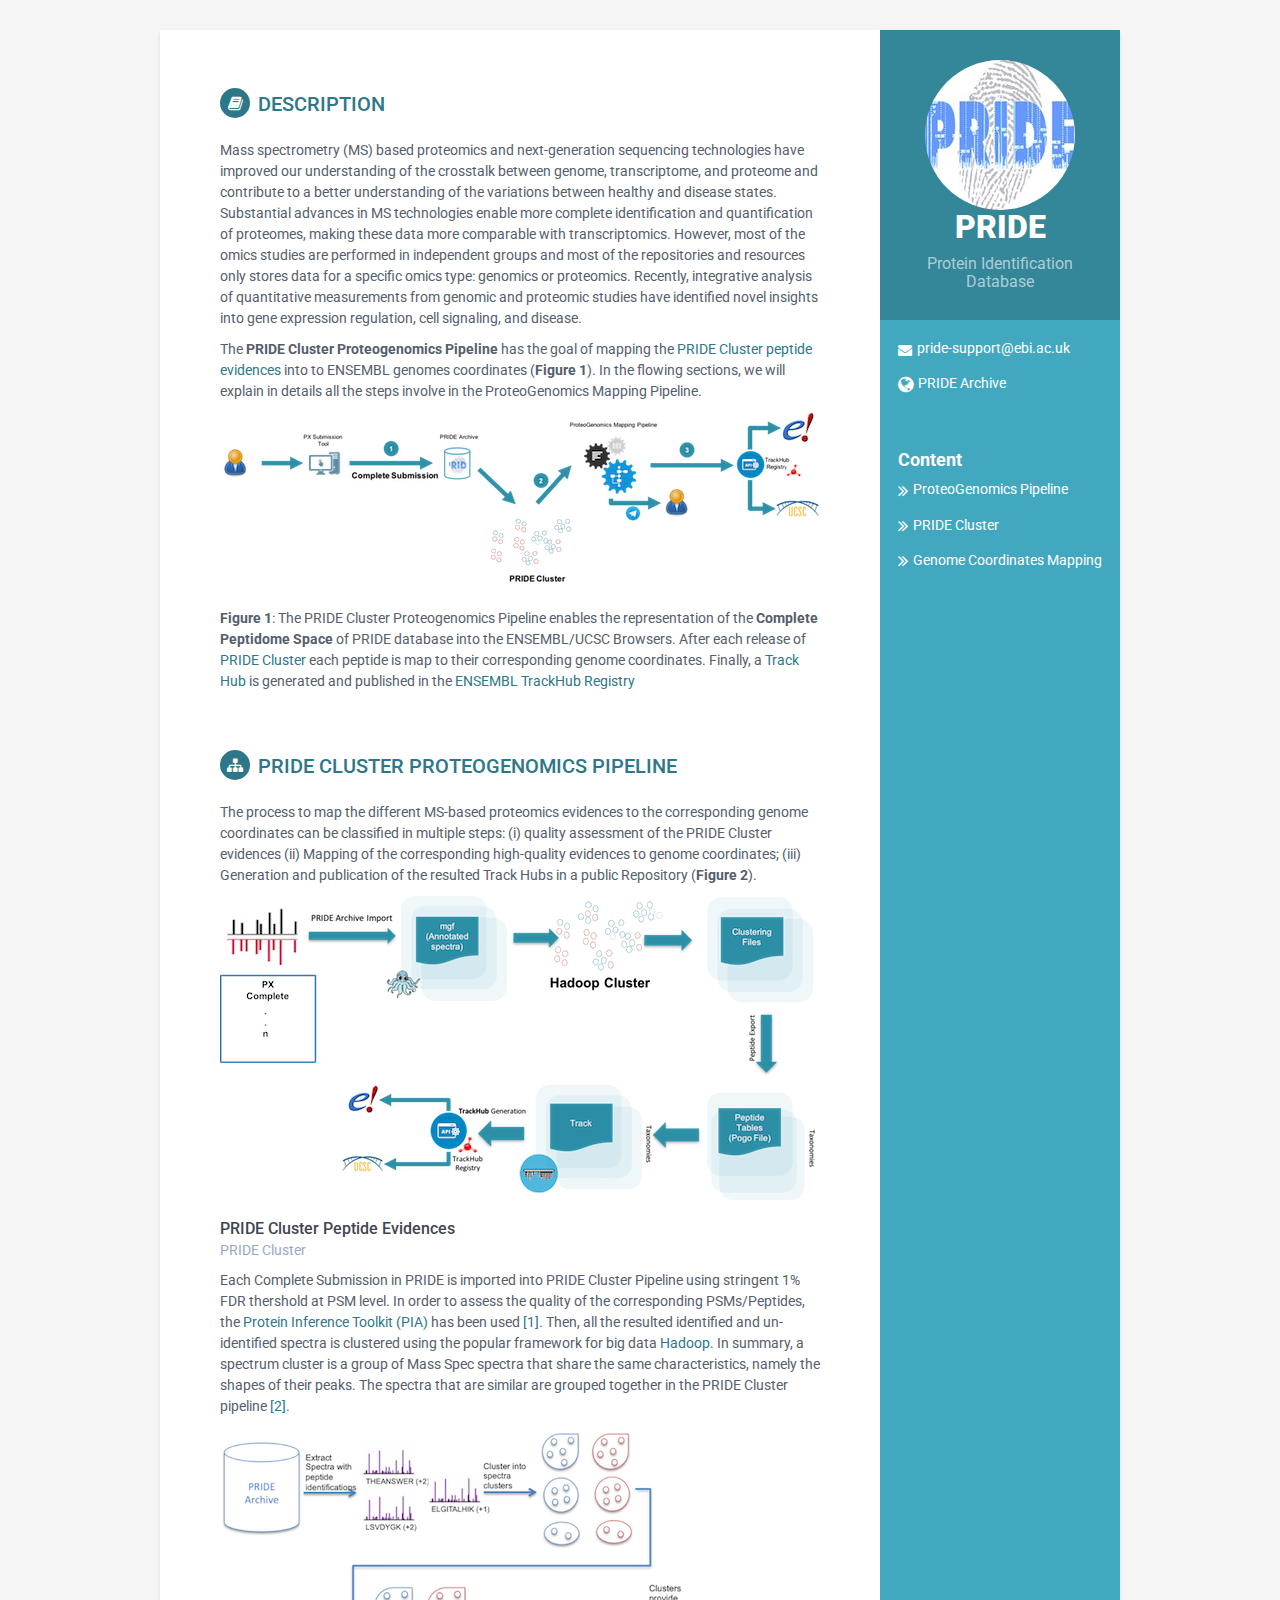
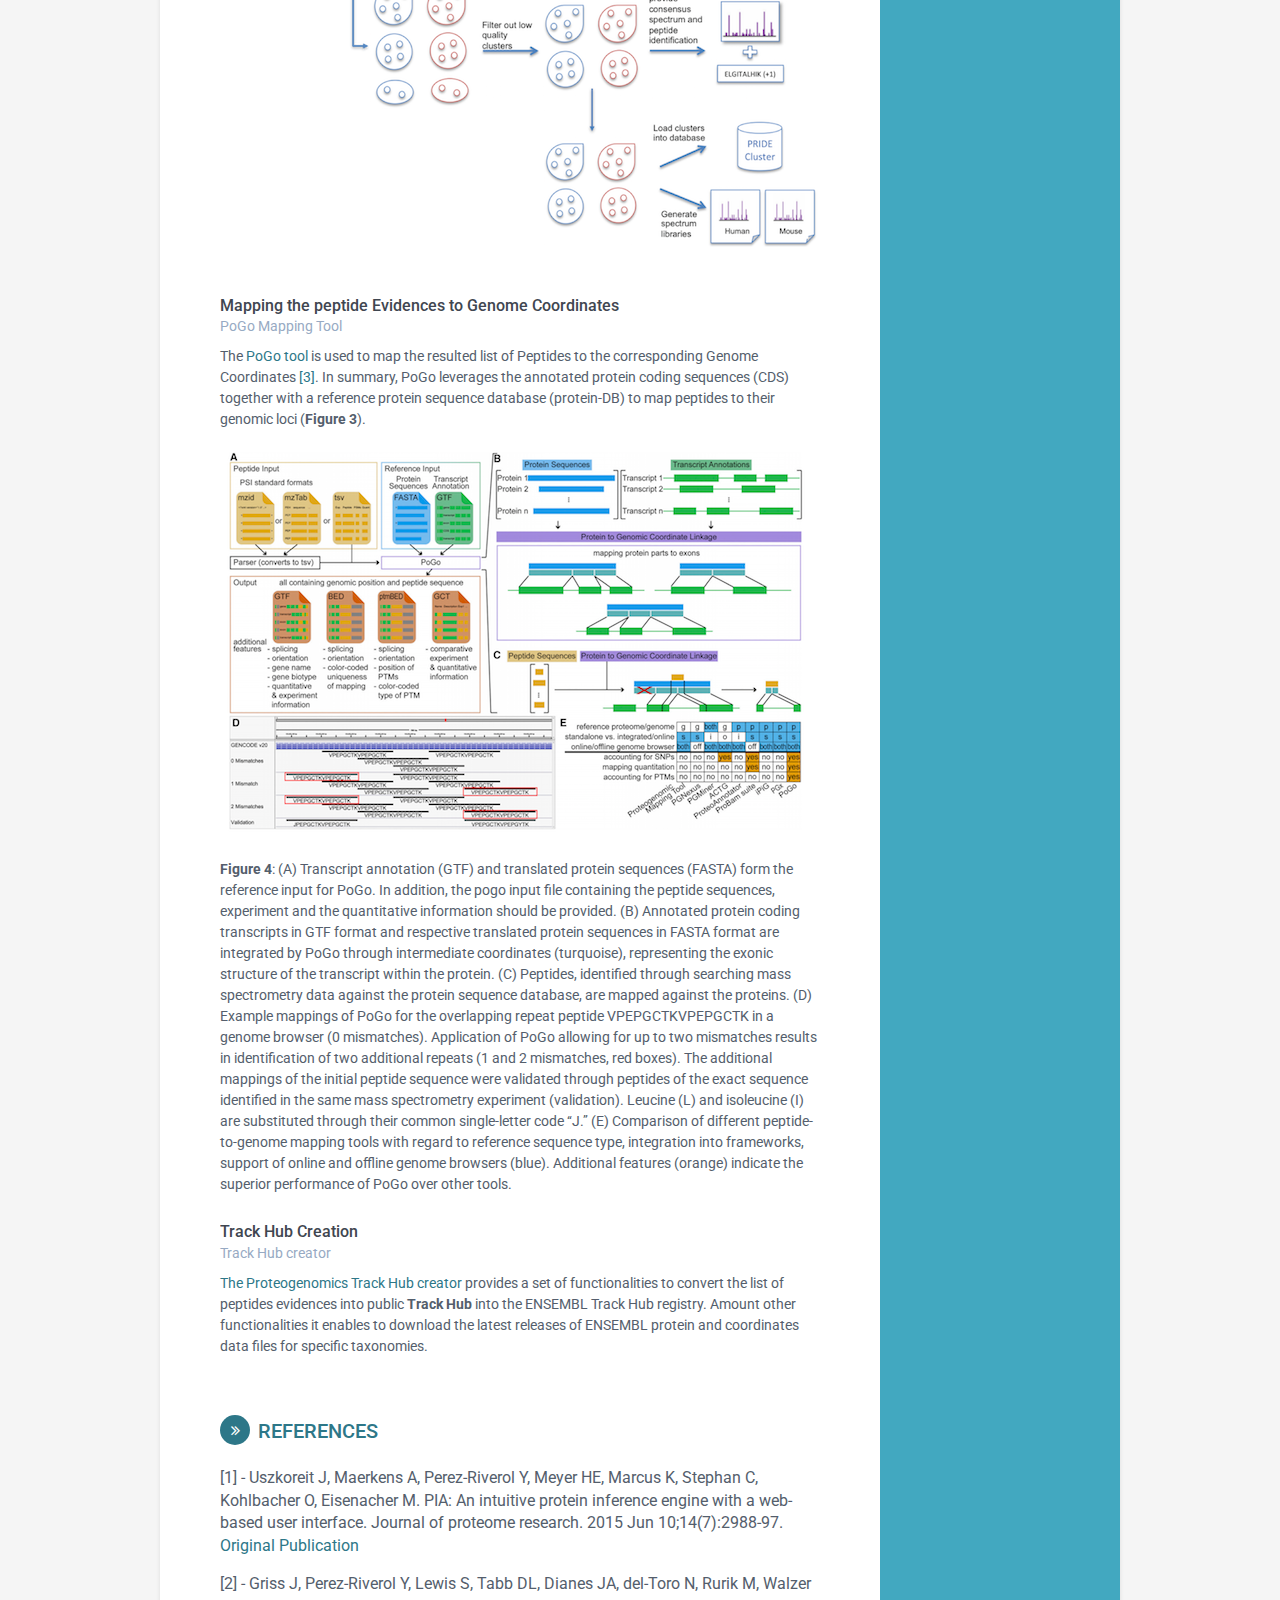
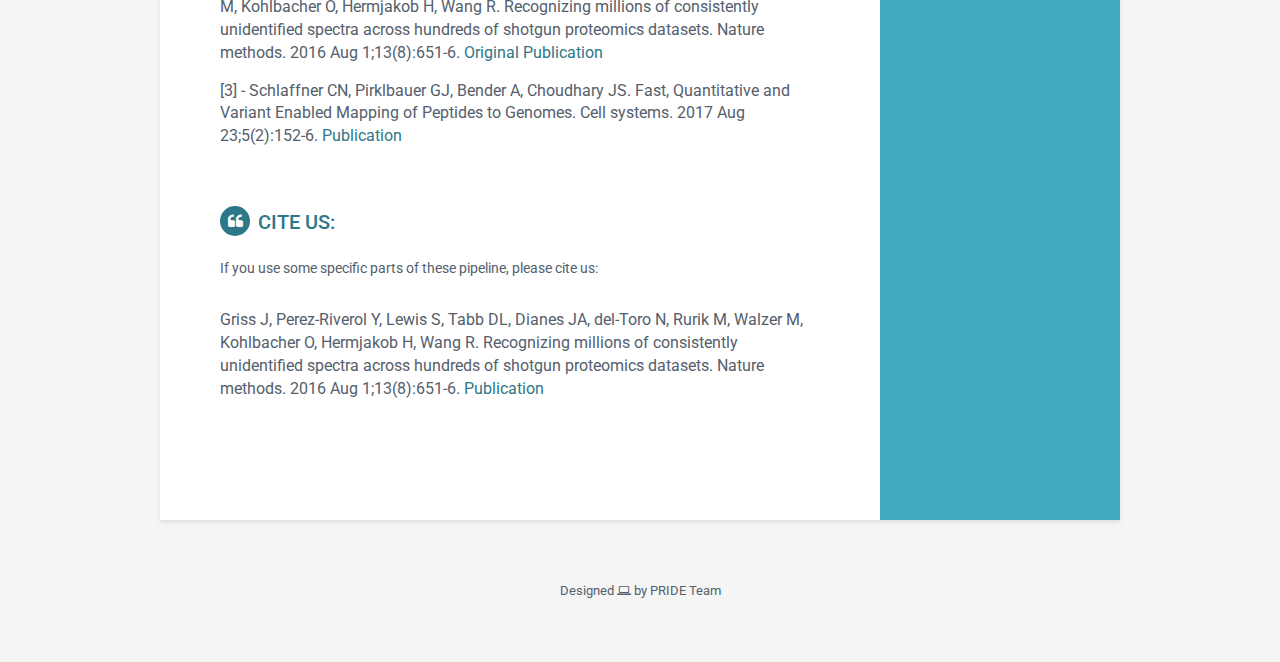
<file: cluster_template/index.html>
<!DOCTYPE html>
<!--[if IE 8]> <html lang="en" class="ie8"> <![endif]-->  
<!--[if IE 9]> <html lang="en" class="ie9"> <![endif]-->  
<!--[if !IE]><!--> <html lang="en"> <!--<![endif]-->  
<head>
    <title>PRIDE Cluster ProteoGenomics Pipeline</title>
    <!-- Meta -->
    <meta charset="utf-8">
    <meta http-equiv="X-UA-Compatible" content="IE=edge">
    <meta name="viewport" content="width=device-width, initial-scale=1.0">
    <meta name="description" content="Responsive HTML5 Resume/CV Template for Developers">
    <meta name="author" content="Xiaoying Riley at 3rd Wave Media">    
    <link rel="shortcut icon" href="favicon.ico">  
    <link href='https://fonts.googleapis.com/css?family=Roboto:400,500,400italic,300italic,300,500italic,700,700italic,900,900italic' rel='stylesheet' type='text/css'>
    <!-- Global CSS -->
    <link rel="stylesheet" href="assets/plugins/bootstrap/css/bootstrap.min.css">   
    <!-- Plugins CSS -->
    <link rel="stylesheet" href="assets/plugins/font-awesome/css/font-awesome.css">
    
    <!-- Theme CSS -->  
    <link id="theme-style" rel="stylesheet" href="assets/css/styles.css">
    <!-- HTML5 shim and Respond.js for IE8 support of HTML5 elements and media queries -->
    <!--[if lt IE 9]>
      <script src="https://oss.maxcdn.com/html5shiv/3.7.2/html5shiv.min.js"></script>
      <script src="https://oss.maxcdn.com/respond/1.4.2/respond.min.js"></script>
    <![endif]-->
</head> 

<body>
    <div class="wrapper">
        <div class="sidebar-wrapper">
            <div class="profile-container">
                <img class="img-circle" src="assets/images/profile.jpg" alt="" />
                <h1 class="name">PRIDE</h1>
                <h3 class="tagline">Protein Identification Database</h3>
            </div><!--//profile-container-->
            
            <div class="contact-container container-block">
                <ul class="list-unstyled contact-list">
                    <li class="email"><i class="fa fa-envelope"></i><a href="mailto: pride-support@ebi.ac.uk">pride-support@ebi.ac.uk</a></li>
                    <li class="website"><i class="fa fa-globe"></i><a href="http://www.ebi.ac.uk/pride/archive" target="_blank">PRIDE Archive</a></li>
                </ul>
            </div>
            <div class="contact-container container-block">
                <h4 class="section-title">Content</h4>
                <ul class="list-unstyled contact-list">
                    <li class="active"><i class="fa fa-angle-double-right"></i><a href="#proteogenomics">ProteoGenomics Pipeline</a></li>
                    <li><i class="fa fa-angle-double-right"></i><a href="#cluster-section">PRIDE Cluster</a></li>
                    <li><i class="fa fa-angle-double-right"></i><a href="#pogo-section">Genome Coordinates Mapping</a></li>
                </ul>
            </div>
        </div><!--//sidebar-wrapper-->
        
        <div class="main-wrapper">
            
            <section class="section summary-section">
                <h2 class="section-title"><i class="fa fa-book"></i>Description</h2>
                <div    class="summary">
                    <p>Mass spectrometry (MS) based proteomics and next-generation sequencing technologies have improved our understanding of the crosstalk between genome, transcriptome, and proteome
                       and contribute to a better understanding of the variations between healthy and disease states. Substantial advances in MS technologies enable more complete identification
                       and quantification of proteomes, making these data more comparable with transcriptomics. However, most of the omics studies are performed in independent groups and most
                       of the repositories and resources only stores data for a specific omics type: genomics or proteomics. Recently, integrative analysis of quantitative measurements from
                       genomic and proteomic studies have identified novel insights into gene expression regulation, cell signaling, and disease.
                    </p>
                    <p>The <strong>PRIDE Cluster Proteogenomics Pipeline</strong> has the goal of mapping the <a href="http://www.ebi.ac.uk/cluster/">PRIDE Cluster peptide evidences</a> into to ENSEMBL genomes
                        coordinates (<strong>Figure 1</strong>). In the flowing sections, we will explain in details all the steps involve in the ProteoGenomics Mapping Pipeline.
                    </p>
                    <img src="assets/images/cluster-proteogenomics.png" alt="" /></br></br>
                    <p>
                        <strong>Figure 1</strong>: The PRIDE Cluster Proteogenomics Pipeline enables the representation of the <strong>Complete Peptidome Space </strong> of PRIDE database into the ENSEMBL/UCSC Browsers. After each release of
                        <a href="http://www.ebi.ac.uk/pride/cluster">PRIDE Cluster</a> each peptide is map to their corresponding genome coordinates. Finally,
                        a <a href="https://genome.ucsc.edu/goldenpath/help/hgTrackHubHelp.html">Track Hub</a> is generated and published in
                        the <a href="https://www.trackhubregistry.org/">ENSEMBL TrackHub Registry</a>
                    </p>
                </div><!--//summary-->
            </section><!--//section-->
            
            <section class="section summary-section">
                <h2 class="section-title" id="proteogenomics"><i class="fa fa-sitemap"></i>PRIDE Cluster Proteogenomics Pipeline</h2>
                <p>
                    The process to map the different MS-based proteomics evidences to the corresponding genome coordinates can be classified in multiple steps:
                    (i) quality assessment of the PRIDE Cluster evidences (ii) Mapping of the corresponding high-quality evidences to genome coordinates; (iii) Generation and publication of the resulted
                    Track Hubs in a public Repository (<strong>Figure 2</strong>).
                </p>
                <img src="assets/images/cluster-details.png"/></br></br>

                <div class="item">
                    <div class="meta">
                        <div class="upper-row">
                            <h3 class="job-title" id="cluster-section">PRIDE Cluster Peptide Evidences</h3>
                        </div><!--//upper-row-->
                        <div class="company">PRIDE Cluster</div>
                    </div><!--//meta-->
                    <div class="details" style="margin-bottom: 2em;">

                        <p>Each Complete Submission in PRIDE is imported into PRIDE Cluster Pipeline using stringent 1% FDR thershold at PSM level.  In order to assess the
                        quality of the corresponding PSMs/Peptides, the <a href="https://github.com/mpc-bioinformatics/pia">Protein Inference Toolkit (PIA)</a> has been used <a href="#pia">[1]</a>. Then, all the resulted identified and
                        un-identified spectra is clustered using the popular framework for big data <a href="http://hadoop.apache.org/">Hadoop</a>. In summary, a spectrum cluster is a group of Mass Spec spectra that share the same characteristics,
                        namely the shapes of their peaks. The spectra that are similar are grouped together in the PRIDE Cluster pipeline <a href="#cluster">[2]</a>.
                        </p>
                        <img src="assets/images/cluster.png"/></br></br>

                    </div><!--//details-->
                </div><!--//item-->
                
                <div class="item">
                    <div class="meta">
                        <div class="upper-row">
                            <h3 class="job-title" id="pogo-section">Mapping the peptide Evidences to Genome Coordinates</h3>
                        </div><!--//upper-row-->
                        <div class="company">PoGo Mapping Tool</div>
                    </div><!--//meta-->
                    <div class="details"  style="margin-bottom: 2em;">
                        <p>The <a href="https://github.com/PRIDE-Toolsuite/PoGo/">PoGo tool</a> is used to map the resulted list of Peptides to the corresponding Genome Coordinates <a href="#pogo">[3]</a>. In summary, PoGo leverages the annotated protein coding sequences (CDS)
                            together with a reference protein sequence database (protein-DB) to map peptides to their genomic loci (<strong>Figure 3</strong>).
                        </p>
                        <img src="assets/images/pogo.png">
                        <br>
                        <br>
                        <p>
                            <strong>Figure 4</strong>: (A) Transcript annotation (GTF) and translated protein sequences (FASTA) form the reference input for PoGo.
                            In addition, the pogo input file containing the peptide sequences, experiment and the quantitative information should be provided.
                            (B) Annotated protein coding transcripts in GTF format and respective translated protein sequences in FASTA format are integrated by
                            PoGo through intermediate coordinates (turquoise), representing the exonic structure of the transcript within the protein. (C) Peptides,
                            identified through searching mass spectrometry data against the protein sequence database, are mapped against the proteins. (D) Example mappings
                            of PoGo for the overlapping repeat peptide VPEPGCTKVPEPGCTK in a genome browser (0 mismatches). Application of PoGo allowing for up to two mismatches
                            results in identification of two additional repeats (1 and 2 mismatches, red boxes). The additional mappings of the initial peptide sequence
                            were validated through peptides of the exact sequence identified in the same mass spectrometry experiment (validation). Leucine (L) and isoleucine
                            (I) are substituted through their common single-letter code ‘‘J.’’ (E) Comparison of different peptide-to-genome mapping tools with regard to
                            reference sequence type, integration into frameworks, support of online and offline genome browsers (blue). Additional features (orange)
                            indicate the superior performance of PoGo over other tools.
                        </p>
                    </div><!--//details-->
                </div><!--//item-->
                
                <div class="item">
                    <div class="meta">
                        <div class="upper-row">
                            <h3 class="job-title">Track Hub Creation</h3>
                        </div><!--//upper-row-->
                        <div class="company">Track Hub creator</div>
                    </div><!--//meta-->
                    <div class="details">
                        <p><a href="https://github.com/Proteogenomics/trackhub-creator">The Proteogenomics Track Hub creator</a>  provides a set of functionalities to convert the list of peptides evidences
                            into public <strong>Track Hub</strong> into the ENSEMBL Track Hub registry. Amount other functionalities it enables to download the latest releases of ENSEMBL protein
                            and coordinates data files for specific taxonomies. </p>
                    </div><!--//details-->
                </div><!--//item-->
                
            </section><!--//section-->
            

            <section class="section projects-section">
                <h2 class="section-title"><i class="fa fa-angle-double-right"></i>References</h2>
                <div class="item">
                    <span class="project-title" id="pia">
                        [1] - Uszkoreit J, Maerkens A, Perez-Riverol Y, Meyer HE, Marcus K, Stephan C, Kohlbacher O, Eisenacher M. PIA: An intuitive protein inference engine with a
                        web-based user interface. Journal of proteome research. 2015 Jun 10;14(7):2988-97. <a href="http://pubs.acs.org/doi/abs/10.1021/acs.jproteome.5b00121">Original Publication</a>
                    </span>
                </div><!--//item-->
                <div class="item">
                    <span class="project-title" id="cluster">
                        [2] - Griss J, Perez-Riverol Y, Lewis S, Tabb DL, Dianes JA, del-Toro N, Rurik M, Walzer M, Kohlbacher O, Hermjakob H, Wang R. Recognizing millions of consistently
                        unidentified spectra across hundreds of shotgun proteomics datasets. Nature methods. 2016 Aug 1;13(8):651-6. <a href="http://europepmc.org/backend/ptpmcrender.fcgi?accid=PMC4968634&blobtype=pdf">Original Publication</a>
                    </span>
                </div><!--//item-->
                <div class="item">
                    <span class="project-title" id="pogo">
                        [3] - Schlaffner CN, Pirklbauer GJ, Bender A, Choudhary JS. Fast, Quantitative and Variant Enabled Mapping of Peptides to Genomes. Cell systems. 2017 Aug 23;5(2):152-6.
                        <a href="http://www.sciencedirect.com/science/article/pii/S2405471217303332">Publication</a>
                    </span>
                </div><!--//item-->
            </section>

            <section class="section projects-section">
                <h2 class="section-title"><i class="fa fa-quote-left"></i>Cite Us: </h2>
                <div class="intro">
                    <p>If you use some specific parts of these pipeline, please cite us: </p>
                </div><!--//intro-->
                <div class="item">
                    <span class="project-title">
                        Griss J, Perez-Riverol Y, Lewis S, Tabb DL, Dianes JA, del-Toro N, Rurik M, Walzer M, Kohlbacher O, Hermjakob H, Wang R. Recognizing millions of consistently
                        unidentified spectra across hundreds of shotgun proteomics datasets. Nature methods. 2016 Aug 1;13(8):651-6. <a href="http://europepmc.org/backend/ptpmcrender.fcgi?accid=PMC4968634&blobtype=pdf">Publication</a>
                    </span>
                </div><!--//item-->
            </section><!--//section-->
            
        </div><!--//main-body-->
    </div>
 
    <footer class="footer">
        <div class="text-center">
                <!--/* This template is released under the Creative Commons Attribution 3.0 License. Please keep the attribution link below when using for your own project. Thank you for your support. :) If you'd like to use the template without the attribution, you can check out other license options via our website: themes.3rdwavemedia.com */-->
            <small class="copyright">Designed <i class="fa fa-laptop"></i> by PRIDE Team</small>
        </div><!--//container-->
    </footer><!--//footer-->
 
    <!-- Javascript -->          
    <script type="text/javascript" src="assets/plugins/jquery-1.11.3.min.js"></script>
    <script type="text/javascript" src="assets/plugins/bootstrap/js/bootstrap.min.js"></script>    
    <!-- custom js -->
    <script type="text/javascript" src="assets/js/main.js"></script>            
</body>
</html>
</file>
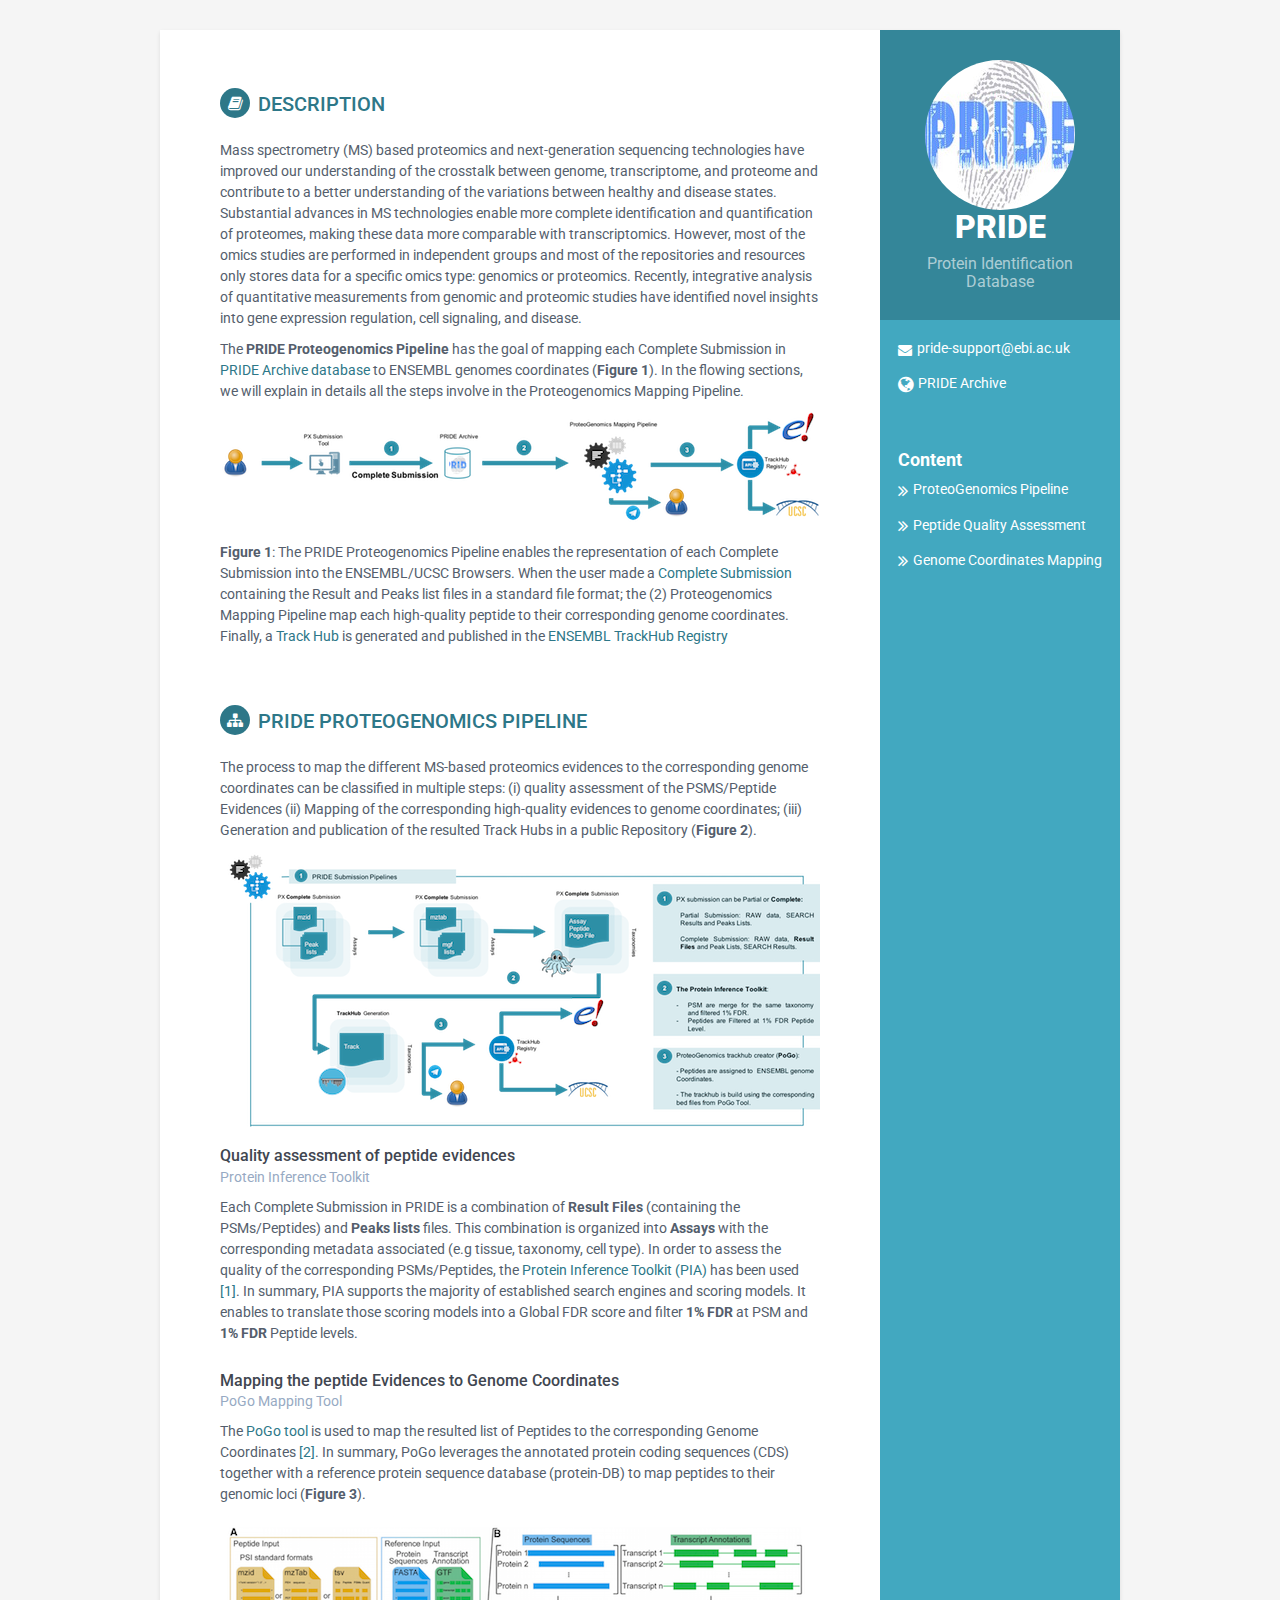
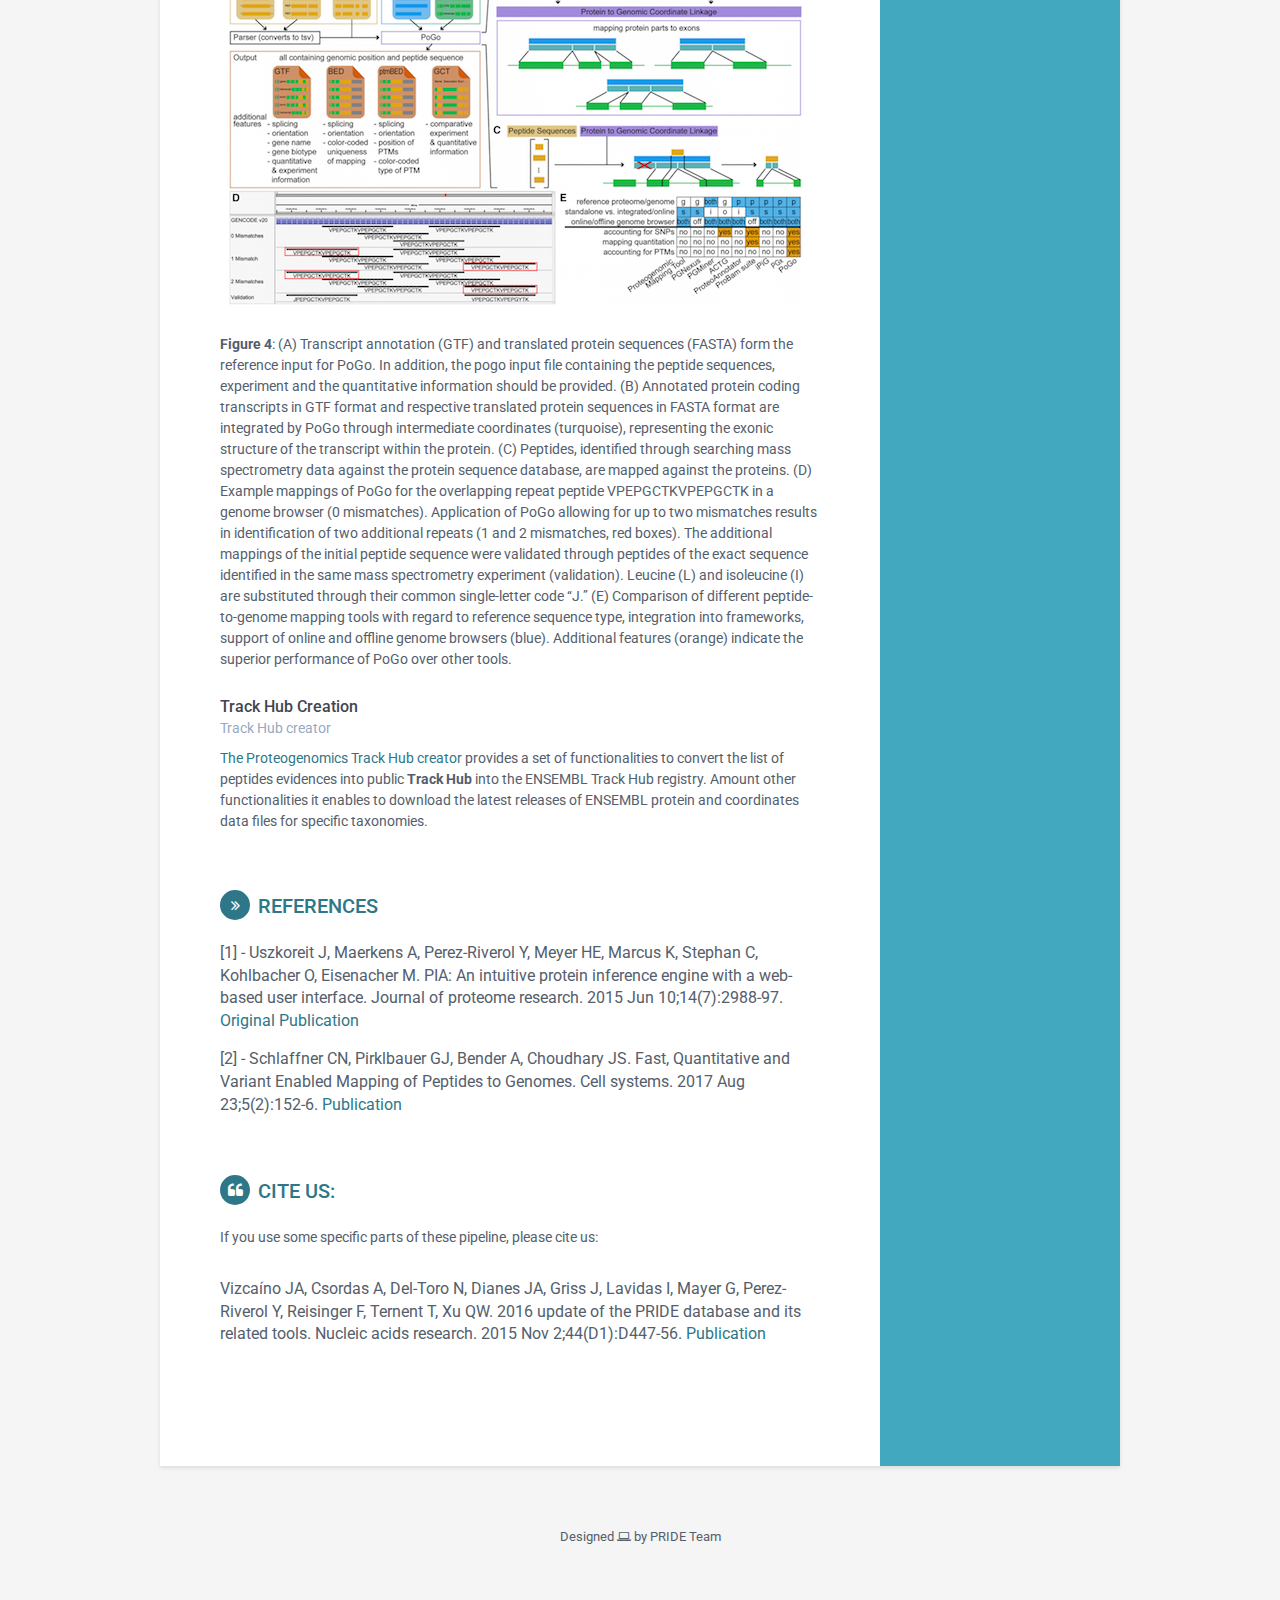
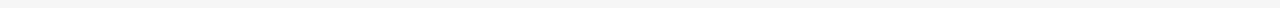
<file: pg_project/index.html>
<!DOCTYPE html>
<!--[if IE 8]> <html lang="en" class="ie8"> <![endif]-->  
<!--[if IE 9]> <html lang="en" class="ie9"> <![endif]-->  
<!--[if !IE]><!--> <html lang="en"> <!--<![endif]-->  
<head>
    <title>PRIDE ProteoGenomics Pipeline</title>
    <!-- Meta -->
    <meta charset="utf-8">
    <meta http-equiv="X-UA-Compatible" content="IE=edge">
    <meta name="viewport" content="width=device-width, initial-scale=1.0">
    <meta name="description" content="Responsive HTML5 Resume/CV Template for Developers">
    <meta name="author" content="Xiaoying Riley at 3rd Wave Media">    
    <link rel="shortcut icon" href="favicon.ico">  
    <link href='https://fonts.googleapis.com/css?family=Roboto:400,500,400italic,300italic,300,500italic,700,700italic,900,900italic' rel='stylesheet' type='text/css'>
    <!-- Global CSS -->
    <link rel="stylesheet" href="assets/plugins/bootstrap/css/bootstrap.min.css">   
    <!-- Plugins CSS -->
    <link rel="stylesheet" href="assets/plugins/font-awesome/css/font-awesome.css">
    
    <!-- Theme CSS -->  
    <link id="theme-style" rel="stylesheet" href="assets/css/styles.css">
    <!-- HTML5 shim and Respond.js for IE8 support of HTML5 elements and media queries -->
    <!--[if lt IE 9]>
      <script src="https://oss.maxcdn.com/html5shiv/3.7.2/html5shiv.min.js"></script>
      <script src="https://oss.maxcdn.com/respond/1.4.2/respond.min.js"></script>
    <![endif]-->
</head> 

<body>
    <div class="wrapper">
        <div class="sidebar-wrapper">
            <div class="profile-container">
                <img class="img-circle" src="assets/images/profile.jpg" alt="" />
                <h1 class="name">PRIDE</h1>
                <h3 class="tagline">Protein Identification Database</h3>
            </div><!--//profile-container-->
            
            <div class="contact-container container-block">
                <ul class="list-unstyled contact-list">
                    <li class="email"><i class="fa fa-envelope"></i><a href="mailto: pride-support@ebi.ac.uk">pride-support@ebi.ac.uk</a></li>
                    <li class="website"><i class="fa fa-globe"></i><a href="http://www.ebi.ac.uk/pride/archive" target="_blank">PRIDE Archive</a></li>
                </ul>
            </div>
            <div class="contact-container container-block">
                <h4 class="section-title">Content</h4>
                <ul class="list-unstyled contact-list">
                    <li class="active"><i class="fa fa-angle-double-right"></i><a href="#proteogenomics">ProteoGenomics Pipeline</a></li>
                    <li><i class="fa fa-angle-double-right"></i><a href="#pia-section">Peptide Quality Assessment</a></li>
                    <li><i class="fa fa-angle-double-right"></i><a href="#pogo-section">Genome Coordinates Mapping</a></li>
                </ul>
            </div>
        </div><!--//sidebar-wrapper-->
        
        <div class="main-wrapper">
            
            <section class="section summary-section">
                <h2 class="section-title"><i class="fa fa-book"></i>Description</h2>
                <div    class="summary">
                    <p>Mass spectrometry (MS) based proteomics and next-generation sequencing technologies have improved our understanding of the crosstalk between genome, transcriptome, and proteome
                       and contribute to a better understanding of the variations between healthy and disease states. Substantial advances in MS technologies enable more complete identification
                       and quantification of proteomes, making these data more comparable with transcriptomics. However, most of the omics studies are performed in independent groups and most
                       of the repositories and resources only stores data for a specific omics type: genomics or proteomics. Recently, integrative analysis of quantitative measurements from
                       genomic and proteomic studies have identified novel insights into gene expression regulation, cell signaling, and disease.
                    </p>
                    <p>The <strong>PRIDE Proteogenomics Pipeline</strong> has the goal of mapping each Complete Submission in <a href="http://www.ebi.ac.uk/pride/">PRIDE Archive database</a> to ENSEMBL genomes
                        coordinates (<strong>Figure 1</strong>). In the flowing sections, we will explain in details all the steps involve in the Proteogenomics Mapping Pipeline.
                    </p>
                    <img src="assets/images/proteogenomics.png" alt="" /></br></br>
                    <p>
                        <strong>Figure 1</strong>: The PRIDE Proteogenomics Pipeline enables the representation of each Complete Submission into the ENSEMBL/UCSC Browsers. When the user made a
                        <a href="http://www.proteomexchange.org/submission/index.html">Complete Submission</a> containing the Result and Peaks list files in a standard file format;
                        the (2) Proteogenomics Mapping Pipeline map each high-quality peptide to their corresponding genome coordinates.
                        Finally, a <a href="https://genome.ucsc.edu/goldenpath/help/hgTrackHubHelp.html">Track Hub</a> is generated and published in the <a href="https://www.trackhubregistry.org/">ENSEMBL TrackHub Registry</a>
                    </p>
                </div><!--//summary-->
            </section><!--//section-->
            
            <section class="section summary-section">
                <h2 class="section-title" id="proteogenomics"><i class="fa fa-sitemap"></i>PRIDE Proteogenomics Pipeline</h2>
                <p>
                    The process to map the different MS-based proteomics evidences to the corresponding genome coordinates can be classified in multiple steps:
                    (i) quality assessment of the PSMS/Peptide Evidences (ii) Mapping of the corresponding high-quality evidences to genome coordinates; (iii) Generation and publication of the resulted
                    Track Hubs in a public Repository (<strong>Figure 2</strong>).
                </p>
                <img src="assets/images/proteogeonomics_mapping.png"/></br></br>

                <div class="item">
                    <div class="meta">
                        <div class="upper-row">
                            <h3 class="job-title" id="pia-section">Quality assessment of peptide evidences</h3>
                        </div><!--//upper-row-->
                        <div class="company">Protein Inference Toolkit</div>
                    </div><!--//meta-->
                    <div class="details" style="margin-bottom: 2em;">

                        <p>Each Complete Submission in PRIDE is a combination of <strong>Result Files</strong> (containing the PSMs/Peptides) and <strong>Peaks lists</strong> files.
                        This combination is organized into <strong>Assays</strong> with the corresponding metadata associated (e.g tissue, taxonomy, cell type). In order to assess the
                        quality of the corresponding PSMs/Peptides, the <a href="https://github.com/mpc-bioinformatics/pia">Protein Inference Toolkit (PIA)</a> has been used <a href="#pia">[1]</a>. In summary,
                        PIA supports the majority of established search engines and scoring models. It enables to translate those scoring models into a Global FDR score and filter <strong>1% FDR</strong> at PSM and
                        <strong>1% FDR</strong> Peptide levels.
                        </p>

                    </div><!--//details-->
                </div><!--//item-->
                
                <div class="item">
                    <div class="meta">
                        <div class="upper-row">
                            <h3 class="job-title" id="pogo-section">Mapping the peptide Evidences to Genome Coordinates</h3>
                        </div><!--//upper-row-->
                        <div class="company">PoGo Mapping Tool</div>
                    </div><!--//meta-->
                    <div class="details"  style="margin-bottom: 2em;">
                        <p>The <a href="https://github.com/PRIDE-Toolsuite/PoGo/">PoGo tool</a> is used to map the resulted list of Peptides to the corresponding Genome Coordinates <a href="#pogo">[2]</a>. In summary, PoGo leverages the annotated protein coding sequences (CDS)
                            together with a reference protein sequence database (protein-DB) to map peptides to their genomic loci (<strong>Figure 3</strong>).
                        </p>
                        <img src="assets/images/pogo.png">
                        <br>
                        <br>
                        <p>
                            <strong>Figure 4</strong>: (A) Transcript annotation (GTF) and translated protein sequences (FASTA) form the reference input for PoGo.
                            In addition, the pogo input file containing the peptide sequences, experiment and the quantitative information should be provided.
                            (B) Annotated protein coding transcripts in GTF format and respective translated protein sequences in FASTA format are integrated by
                            PoGo through intermediate coordinates (turquoise), representing the exonic structure of the transcript within the protein. (C) Peptides,
                            identified through searching mass spectrometry data against the protein sequence database, are mapped against the proteins. (D) Example mappings
                            of PoGo for the overlapping repeat peptide VPEPGCTKVPEPGCTK in a genome browser (0 mismatches). Application of PoGo allowing for up to two mismatches
                            results in identification of two additional repeats (1 and 2 mismatches, red boxes). The additional mappings of the initial peptide sequence
                            were validated through peptides of the exact sequence identified in the same mass spectrometry experiment (validation). Leucine (L) and isoleucine
                            (I) are substituted through their common single-letter code ‘‘J.’’ (E) Comparison of different peptide-to-genome mapping tools with regard to
                            reference sequence type, integration into frameworks, support of online and offline genome browsers (blue). Additional features (orange)
                            indicate the superior performance of PoGo over other tools.
                        </p>
                    </div><!--//details-->
                </div><!--//item-->
                
                <div class="item">
                    <div class="meta">
                        <div class="upper-row">
                            <h3 class="job-title">Track Hub Creation</h3>
                        </div><!--//upper-row-->
                        <div class="company">Track Hub creator</div>
                    </div><!--//meta-->
                    <div class="details">
                        <p><a href="https://github.com/Proteogenomics/trackhub-creator">The Proteogenomics Track Hub creator</a>  provides a set of functionalities to convert the list of peptides evidences
                            into public <strong>Track Hub</strong> into the ENSEMBL Track Hub registry. Amount other functionalities it enables to download the latest releases of ENSEMBL protein
                            and coordinates data files for specific taxonomies. </p>
                    </div><!--//details-->
                </div><!--//item-->
                
            </section><!--//section-->
            

            <section class="section projects-section">
                <h2 class="section-title"><i class="fa fa-angle-double-right"></i>References</h2>
                <div class="item">
                    <span class="project-title" id="pia">
                        [1] - Uszkoreit J, Maerkens A, Perez-Riverol Y, Meyer HE, Marcus K, Stephan C, Kohlbacher O, Eisenacher M. PIA: An intuitive protein inference engine with a
                        web-based user interface. Journal of proteome research. 2015 Jun 10;14(7):2988-97. <a href="http://pubs.acs.org/doi/abs/10.1021/acs.jproteome.5b00121">Original Publication</a>
                    </span>
                </div><!--//item-->
                <div class="item">
                    <span class="project-title" id="pogo">
                        [2] - Schlaffner CN, Pirklbauer GJ, Bender A, Choudhary JS. Fast, Quantitative and Variant Enabled Mapping of Peptides to Genomes. Cell systems. 2017 Aug 23;5(2):152-6.
                        <a href="http://www.sciencedirect.com/science/article/pii/S2405471217303332">Publication</a>
                    </span>
                </div><!--//item-->
            </section>

            <section class="section projects-section">
                <h2 class="section-title"><i class="fa fa-quote-left"></i>Cite Us: </h2>
                <div class="intro">
                    <p>If you use some specific parts of these pipeline, please cite us: </p>
                </div><!--//intro-->
                <div class="item">
                    <span class="project-title">
                        Vizcaíno JA, Csordas A, Del-Toro N, Dianes JA, Griss J, Lavidas I, Mayer G, Perez-Riverol Y, Reisinger F, Ternent T, Xu QW. 2016 update of the
                        PRIDE database and its related tools. Nucleic acids research. 2015 Nov 2;44(D1):D447-56. <a href="https://academic.oup.com/nar/article/44/D1/D447/2502640">Publication</a>
                    </span>
                </div><!--//item-->
            </section><!--//section-->
            
        </div><!--//main-body-->
    </div>
 
    <footer class="footer">
        <div class="text-center">
                <!--/* This template is released under the Creative Commons Attribution 3.0 License. Please keep the attribution link below when using for your own project. Thank you for your support. :) If you'd like to use the template without the attribution, you can check out other license options via our website: themes.3rdwavemedia.com */-->
            <small class="copyright">Designed <i class="fa fa-laptop"></i> by PRIDE Team</small>
        </div><!--//container-->
    </footer><!--//footer-->
 
    <!-- Javascript -->          
    <script type="text/javascript" src="assets/plugins/jquery-1.11.3.min.js"></script>
    <script type="text/javascript" src="assets/plugins/bootstrap/js/bootstrap.min.js"></script>    
    <!-- custom js -->
    <script type="text/javascript" src="assets/js/main.js"></script>            
</body>
</html>
</file>
<file: cluster_template/assets/css/styles.css>
/*   
 * Template Name: Orbit - Responsive Resume/CV Template for Developers
 * Version: 1.0
 * Author: Xiaoying Riley
 * Twitter: @3rdwave_themes
 * License: Creative Commons Attribution 3.0 License
 * Website: http://themes.3rdwavemedia.com/
*/
/* styles.css */
/* ======= Base ======= */
body {
  font-family: 'Roboto', sans-serif;
  color: #545E6C;
  background: #f5f5f5;
  font-size: 14px;
  padding: 30px;
  -webkit-font-smoothing: antialiased;
  -moz-osx-font-smoothing: grayscale;
}
h1,
h2,
h3,
h4,
h5,
h6 {
  font-weight: 700;
}
a {
  color: #2d7788;
  -webkit-transition: all 0.4s ease-in-out;
  -moz-transition: all 0.4s ease-in-out;
  -ms-transition: all 0.4s ease-in-out;
  -o-transition: all 0.4s ease-in-out;
}
a:hover {
  text-decoration: underline;
  color: #1a454f;
}
a:focus {
  text-decoration: none;
}
p {
  line-height: 1.5;
}
.wrapper {
  background: #42A8C0;
  max-width: 960px;
  margin: 0 auto;
  position: relative;
  -webkit-box-shadow: 0px 2px 4px rgba(0, 0, 0, 0.1);
  -moz-box-shadow: 0px 2px 4px rgba(0, 0, 0, 0.1);
  box-shadow: 0px 2px 4px rgba(0, 0, 0, 0.1);
}
.sidebar-wrapper {
  background: #42A8C0;
  position: absolute;
  right: 0;
  width: 240px;
  height: 100%;
  min-height: 800px;
  color: #fff;
}
.sidebar-wrapper a {
  color: #fff;
}
.sidebar-wrapper .profile-container {
  padding: 30px;
  background: rgba(0, 0, 0, 0.2);
  text-align: center;
  color: #fff;
}
.sidebar-wrapper .name {
  font-size: 32px;
  font-weight: 900;
  margin-top: 0;
  margin-bottom: 10px;
}
.sidebar-wrapper .tagline {
  color: rgba(255, 255, 255, 0.6);
  font-size: 16px;
  font-weight: 400;
  margin-top: 0;
  margin-bottom: 0;
}
.sidebar-wrapper .profile {
  margin-bottom: 15px;
}
.sidebar-wrapper .contact-list .fa {
  margin-right: 5px;
  font-size: 18px;
  vertical-align: middle;
}
.sidebar-wrapper .contact-list li {
  margin-bottom: 15px;
}
.sidebar-wrapper .contact-list li:last-child {
  margin-bottom: 0;
}
.sidebar-wrapper .contact-list .email .fa {
  font-size: 14px;
}
.sidebar-wrapper .container-block {
  padding: 18px;
}
.sidebar-wrapper .container-block-title {
  text-transform: uppercase;
  font-size: 16px;
  font-weight: 700;
  margin-top: 0;
  margin-bottom: 15px;
}
.sidebar-wrapper .degree {
  font-size: 14px;
  margin-top: 0;
  margin-bottom: 5px;
}
.sidebar-wrapper .education-container .item {
  margin-bottom: 15px;
}
.sidebar-wrapper .education-container .item:last-child {
  margin-bottom: 0;
}
.sidebar-wrapper .education-container .meta {
  color: rgba(255, 255, 255, 0.6);
  font-weight: 500;
  margin-bottom: 0px;
  margin-top: 0;
}
.sidebar-wrapper .education-container .time {
  color: rgba(255, 255, 255, 0.6);
  font-weight: 500;
  margin-bottom: 0px;
}
.sidebar-wrapper .languages-container .lang-desc {
  color: rgba(255, 255, 255, 0.6);
}
.sidebar-wrapper .languages-list {
  margin-bottom: 0;
}
.sidebar-wrapper .languages-list li {
  margin-bottom: 10px;
}


.sidebar-wrapper .languages-list li:last-child {
  margin-bottom: 0;
}
.sidebar-wrapper .interests-list {
  margin-bottom: 0;
}
.sidebar-wrapper .interests-list li {
  margin-bottom: 10px;
}
.sidebar-wrapper .interests-list li:last-child {
  margin-bottom: 0;
}
.main-wrapper {
  background: #fff;
  padding: 60px;
  padding-right: 300px;
}
.main-wrapper .section-title {
  text-transform: uppercase;
  font-size: 20px;
  font-weight: 500;
  color: #2d7788;
  position: relative;
  margin-top: 0;
  margin-bottom: 20px;
}
.main-wrapper .section-title .fa {
  width: 30px;
  height: 30px;
  margin-right: 8px;
  display: inline-block;
  color: #fff;
  -webkit-border-radius: 50%;
  -moz-border-radius: 50%;
  -ms-border-radius: 50%;
  -o-border-radius: 50%;
  border-radius: 50%;
  -moz-background-clip: padding;
  -webkit-background-clip: padding-box;
  background-clip: padding-box;
  background: #2d7788;
  text-align: center;
  padding-top: 8px;
  font-size: 16px;
  position: relative;
  top: -2px;
}
.main-wrapper .section {
  margin-bottom: 60px;
}
.main-wrapper .experiences-section .item {
  margin-bottom: 30px;
}
.main-wrapper .upper-row {
  position: relative;
  overflow: hidden;
  margin-bottom: 2px;
}
.main-wrapper .job-title {
  color: #3F4650;
  font-size: 16px;
  margin-top: 0;
  margin-bottom: 0;
  font-weight: 500;
}
.main-wrapper .time {
  position: absolute;
  right: 0;
  top: 0;
  color: #97AAC3;
}
.main-wrapper .company {
  margin-bottom: 10px;
  color: #97AAC3;
}
.main-wrapper .project-title {
  font-size: 16px;
  font-weight: 400;
  margin-top: 0;
  margin-bottom: 5px;
}
.main-wrapper .projects-section .intro {
  margin-bottom: 30px;
}
.main-wrapper .projects-section .item {
  margin-bottom: 15px;
}
.skillset .item {
  margin-bottom: 15px;
  overflow: hidden;
}
.skillset .level-title {
  font-size: 14px;
  margin-top: 0;
  margin-bottom: 12px;
}
.skillset .level-bar {
  height: 12px;
  background: #f5f5f5;
}
.skillset .level-bar-inner {
  height: 12px;
  background: #7bc2d3;
}
.footer {
  padding: 30px;
  padding-top: 60px;
}
.footer .copyright {
  line-height: 1.6;
  color: #545E6C;
  font-size: 13px;
}
.footer .fa-heart {
  color: #fb866a;
}
/* Extra small devices (phones, less than 768px) */
@media (max-width: 767px) {
  .sidebar-wrapper {
    position: static;
    width: inherit;
  }
  .main-wrapper {
    padding: 30px;
  }
  .main-wrapper .time {
    position: static;
    display: block;
    margin-top: 5px;
  }
  .main-wrapper .upper-row {
    margin-bottom: 0;
  }
}
/* Small devices (tablets, 768px and up) */
/* Medium devices (desktops, 992px and up) */
@media (min-width: 992px) {
  .skillset .level-title {
    display: inline-block;
    float: left;
    width: 30%;
    margin-bottom: 0;
  }
  .skillset .level-bar {
    display: inline-block;
    width: 70%;
    float: left;
    position: relative;
    top: 1px;
  }
}

/* Large devices (large desktops, 1200px and up) */
/* Ex-Large devices (large desktops, 1200px and up) */
</file>
<file: pg_project/assets/css/styles.css>
/*   
 * Template Name: Orbit - Responsive Resume/CV Template for Developers
 * Version: 1.0
 * Author: Xiaoying Riley
 * Twitter: @3rdwave_themes
 * License: Creative Commons Attribution 3.0 License
 * Website: http://themes.3rdwavemedia.com/
*/
/* styles.css */
/* ======= Base ======= */
body {
  font-family: 'Roboto', sans-serif;
  color: #545E6C;
  background: #f5f5f5;
  font-size: 14px;
  padding: 30px;
  -webkit-font-smoothing: antialiased;
  -moz-osx-font-smoothing: grayscale;
}
h1,
h2,
h3,
h4,
h5,
h6 {
  font-weight: 700;
}
a {
  color: #2d7788;
  -webkit-transition: all 0.4s ease-in-out;
  -moz-transition: all 0.4s ease-in-out;
  -ms-transition: all 0.4s ease-in-out;
  -o-transition: all 0.4s ease-in-out;
}
a:hover {
  text-decoration: underline;
  color: #1a454f;
}
a:focus {
  text-decoration: none;
}
p {
  line-height: 1.5;
}
.wrapper {
  background: #42A8C0;
  max-width: 960px;
  margin: 0 auto;
  position: relative;
  -webkit-box-shadow: 0px 2px 4px rgba(0, 0, 0, 0.1);
  -moz-box-shadow: 0px 2px 4px rgba(0, 0, 0, 0.1);
  box-shadow: 0px 2px 4px rgba(0, 0, 0, 0.1);
}
.sidebar-wrapper {
  background: #42A8C0;
  position: absolute;
  right: 0;
  width: 240px;
  height: 100%;
  min-height: 800px;
  color: #fff;
}
.sidebar-wrapper a {
  color: #fff;
}
.sidebar-wrapper .profile-container {
  padding: 30px;
  background: rgba(0, 0, 0, 0.2);
  text-align: center;
  color: #fff;
}
.sidebar-wrapper .name {
  font-size: 32px;
  font-weight: 900;
  margin-top: 0;
  margin-bottom: 10px;
}
.sidebar-wrapper .tagline {
  color: rgba(255, 255, 255, 0.6);
  font-size: 16px;
  font-weight: 400;
  margin-top: 0;
  margin-bottom: 0;
}
.sidebar-wrapper .profile {
  margin-bottom: 15px;
}
.sidebar-wrapper .contact-list .fa {
  margin-right: 5px;
  font-size: 18px;
  vertical-align: middle;
}
.sidebar-wrapper .contact-list li {
  margin-bottom: 15px;
}
.sidebar-wrapper .contact-list li:last-child {
  margin-bottom: 0;
}
.sidebar-wrapper .contact-list .email .fa {
  font-size: 14px;
}
.sidebar-wrapper .container-block {
  padding: 18px;
}
.sidebar-wrapper .container-block-title {
  text-transform: uppercase;
  font-size: 16px;
  font-weight: 700;
  margin-top: 0;
  margin-bottom: 15px;
}
.sidebar-wrapper .degree {
  font-size: 14px;
  margin-top: 0;
  margin-bottom: 5px;
}
.sidebar-wrapper .education-container .item {
  margin-bottom: 15px;
}
.sidebar-wrapper .education-container .item:last-child {
  margin-bottom: 0;
}
.sidebar-wrapper .education-container .meta {
  color: rgba(255, 255, 255, 0.6);
  font-weight: 500;
  margin-bottom: 0px;
  margin-top: 0;
}
.sidebar-wrapper .education-container .time {
  color: rgba(255, 255, 255, 0.6);
  font-weight: 500;
  margin-bottom: 0px;
}
.sidebar-wrapper .languages-container .lang-desc {
  color: rgba(255, 255, 255, 0.6);
}
.sidebar-wrapper .languages-list {
  margin-bottom: 0;
}
.sidebar-wrapper .languages-list li {
  margin-bottom: 10px;
}


.sidebar-wrapper .languages-list li:last-child {
  margin-bottom: 0;
}
.sidebar-wrapper .interests-list {
  margin-bottom: 0;
}
.sidebar-wrapper .interests-list li {
  margin-bottom: 10px;
}
.sidebar-wrapper .interests-list li:last-child {
  margin-bottom: 0;
}
.main-wrapper {
  background: #fff;
  padding: 60px;
  padding-right: 300px;
}
.main-wrapper .section-title {
  text-transform: uppercase;
  font-size: 20px;
  font-weight: 500;
  color: #2d7788;
  position: relative;
  margin-top: 0;
  margin-bottom: 20px;
}
.main-wrapper .section-title .fa {
  width: 30px;
  height: 30px;
  margin-right: 8px;
  display: inline-block;
  color: #fff;
  -webkit-border-radius: 50%;
  -moz-border-radius: 50%;
  -ms-border-radius: 50%;
  -o-border-radius: 50%;
  border-radius: 50%;
  -moz-background-clip: padding;
  -webkit-background-clip: padding-box;
  background-clip: padding-box;
  background: #2d7788;
  text-align: center;
  padding-top: 8px;
  font-size: 16px;
  position: relative;
  top: -2px;
}
.main-wrapper .section {
  margin-bottom: 60px;
}
.main-wrapper .experiences-section .item {
  margin-bottom: 30px;
}
.main-wrapper .upper-row {
  position: relative;
  overflow: hidden;
  margin-bottom: 2px;
}
.main-wrapper .job-title {
  color: #3F4650;
  font-size: 16px;
  margin-top: 0;
  margin-bottom: 0;
  font-weight: 500;
}
.main-wrapper .time {
  position: absolute;
  right: 0;
  top: 0;
  color: #97AAC3;
}
.main-wrapper .company {
  margin-bottom: 10px;
  color: #97AAC3;
}
.main-wrapper .project-title {
  font-size: 16px;
  font-weight: 400;
  margin-top: 0;
  margin-bottom: 5px;
}
.main-wrapper .projects-section .intro {
  margin-bottom: 30px;
}
.main-wrapper .projects-section .item {
  margin-bottom: 15px;
}
.skillset .item {
  margin-bottom: 15px;
  overflow: hidden;
}
.skillset .level-title {
  font-size: 14px;
  margin-top: 0;
  margin-bottom: 12px;
}
.skillset .level-bar {
  height: 12px;
  background: #f5f5f5;
}
.skillset .level-bar-inner {
  height: 12px;
  background: #7bc2d3;
}
.footer {
  padding: 30px;
  padding-top: 60px;
}
.footer .copyright {
  line-height: 1.6;
  color: #545E6C;
  font-size: 13px;
}
.footer .fa-heart {
  color: #fb866a;
}
/* Extra small devices (phones, less than 768px) */
@media (max-width: 767px) {
  .sidebar-wrapper {
    position: static;
    width: inherit;
  }
  .main-wrapper {
    padding: 30px;
  }
  .main-wrapper .time {
    position: static;
    display: block;
    margin-top: 5px;
  }
  .main-wrapper .upper-row {
    margin-bottom: 0;
  }
}
/* Small devices (tablets, 768px and up) */
/* Medium devices (desktops, 992px and up) */
@media (min-width: 992px) {
  .skillset .level-title {
    display: inline-block;
    float: left;
    width: 30%;
    margin-bottom: 0;
  }
  .skillset .level-bar {
    display: inline-block;
    width: 70%;
    float: left;
    position: relative;
    top: 1px;
  }
}

/* Large devices (large desktops, 1200px and up) */
/* Ex-Large devices (large desktops, 1200px and up) */
</file>
